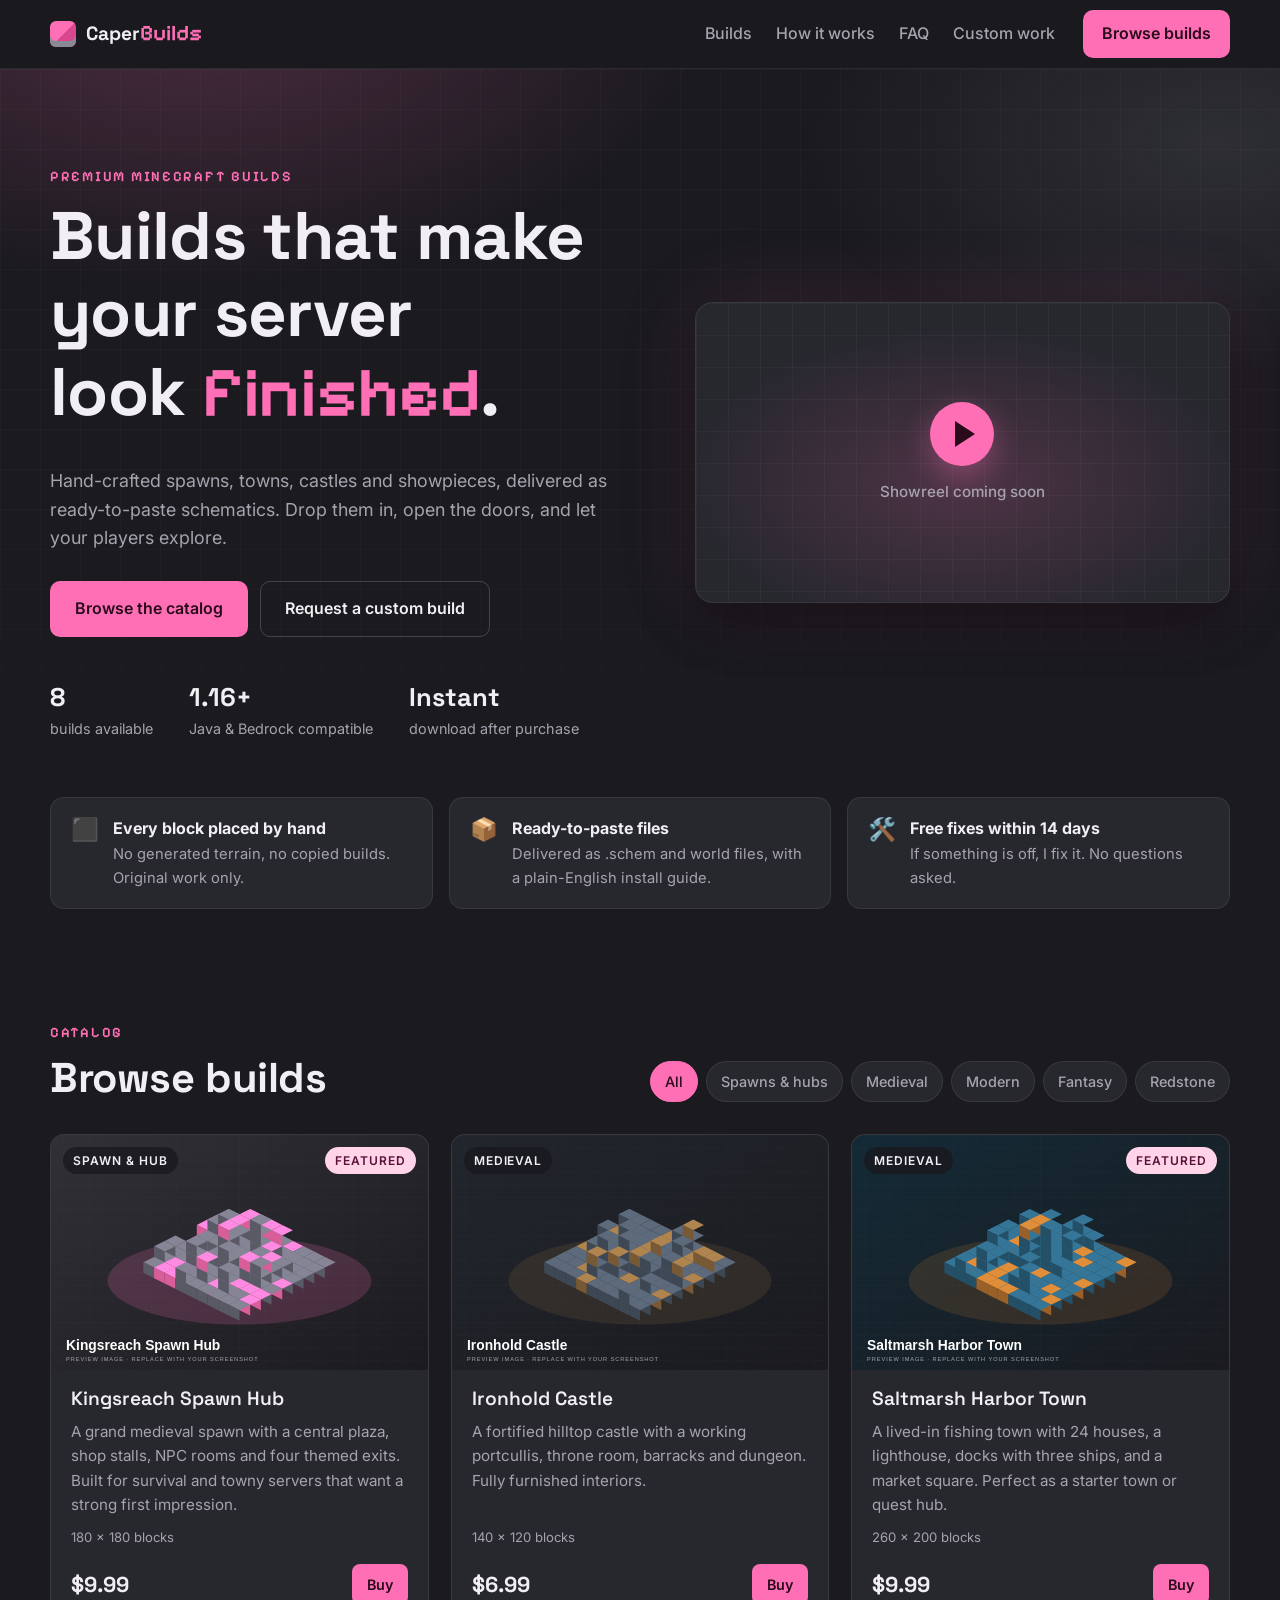
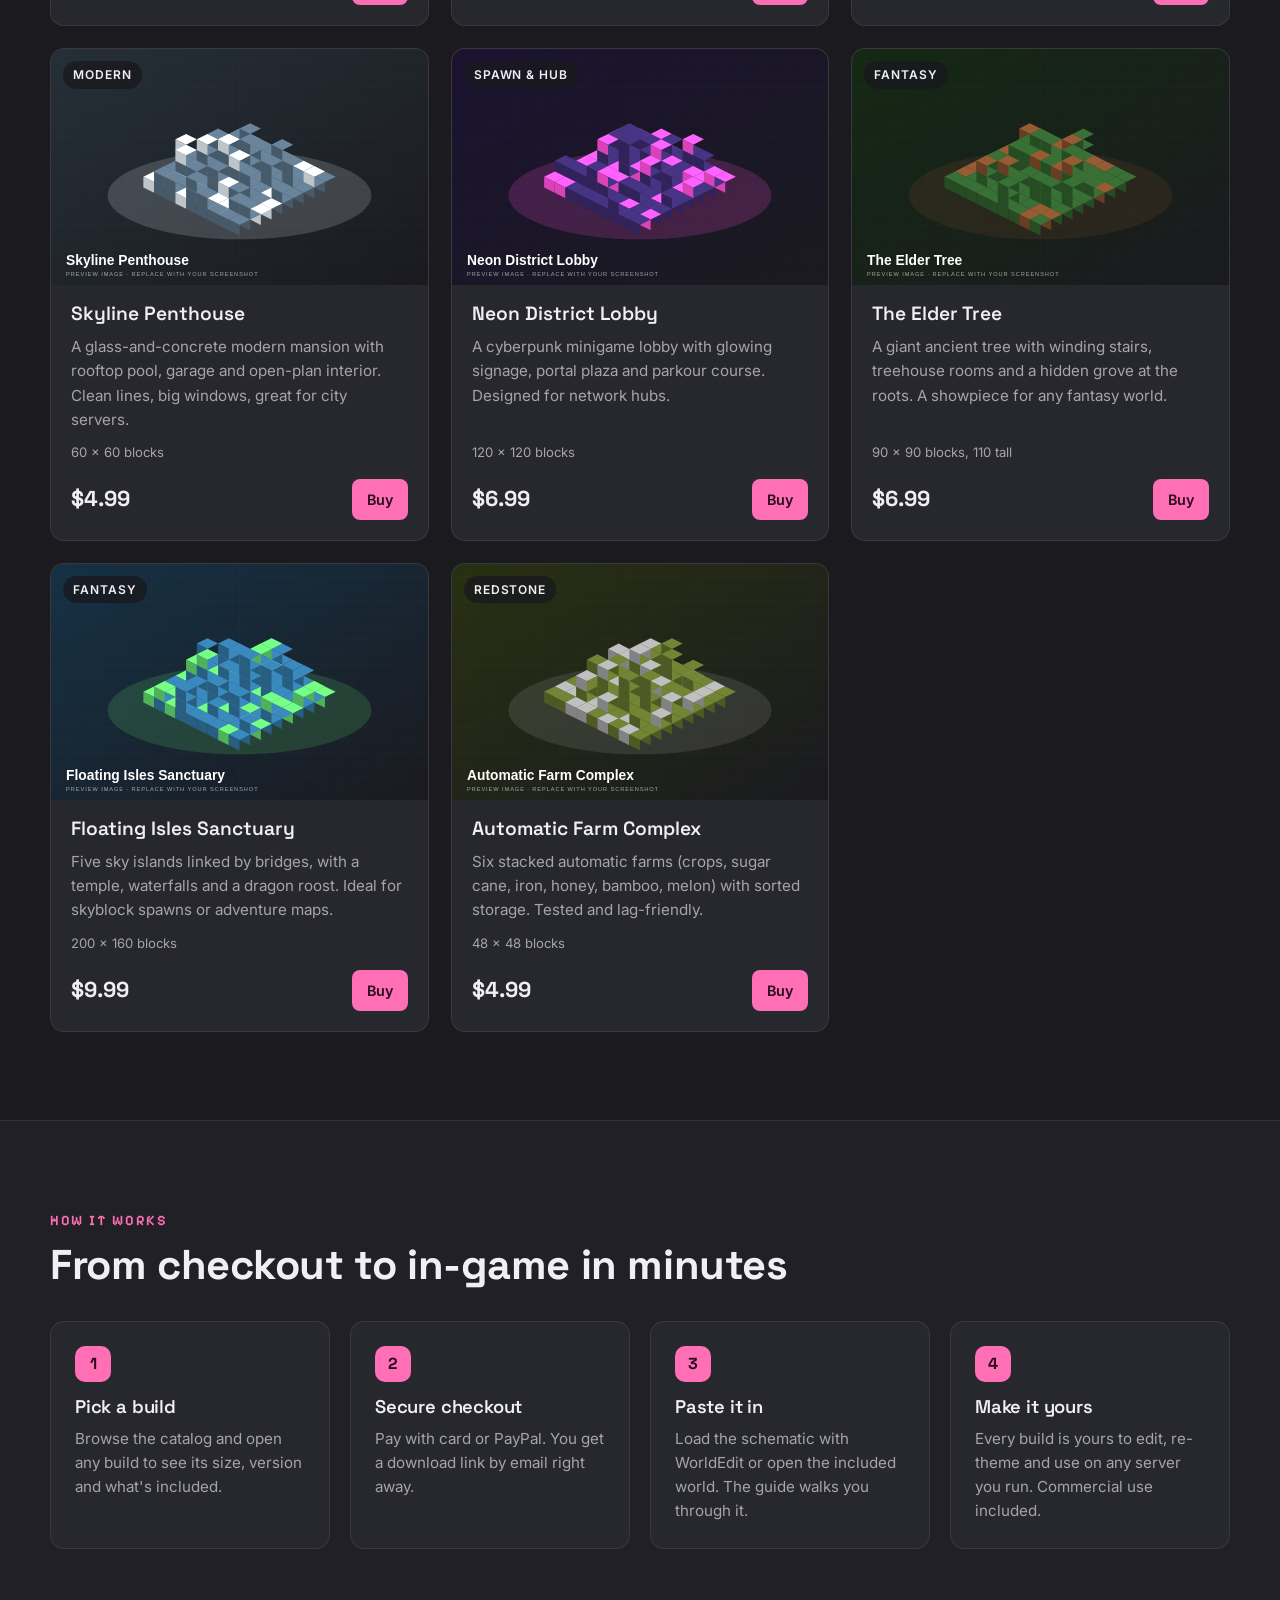
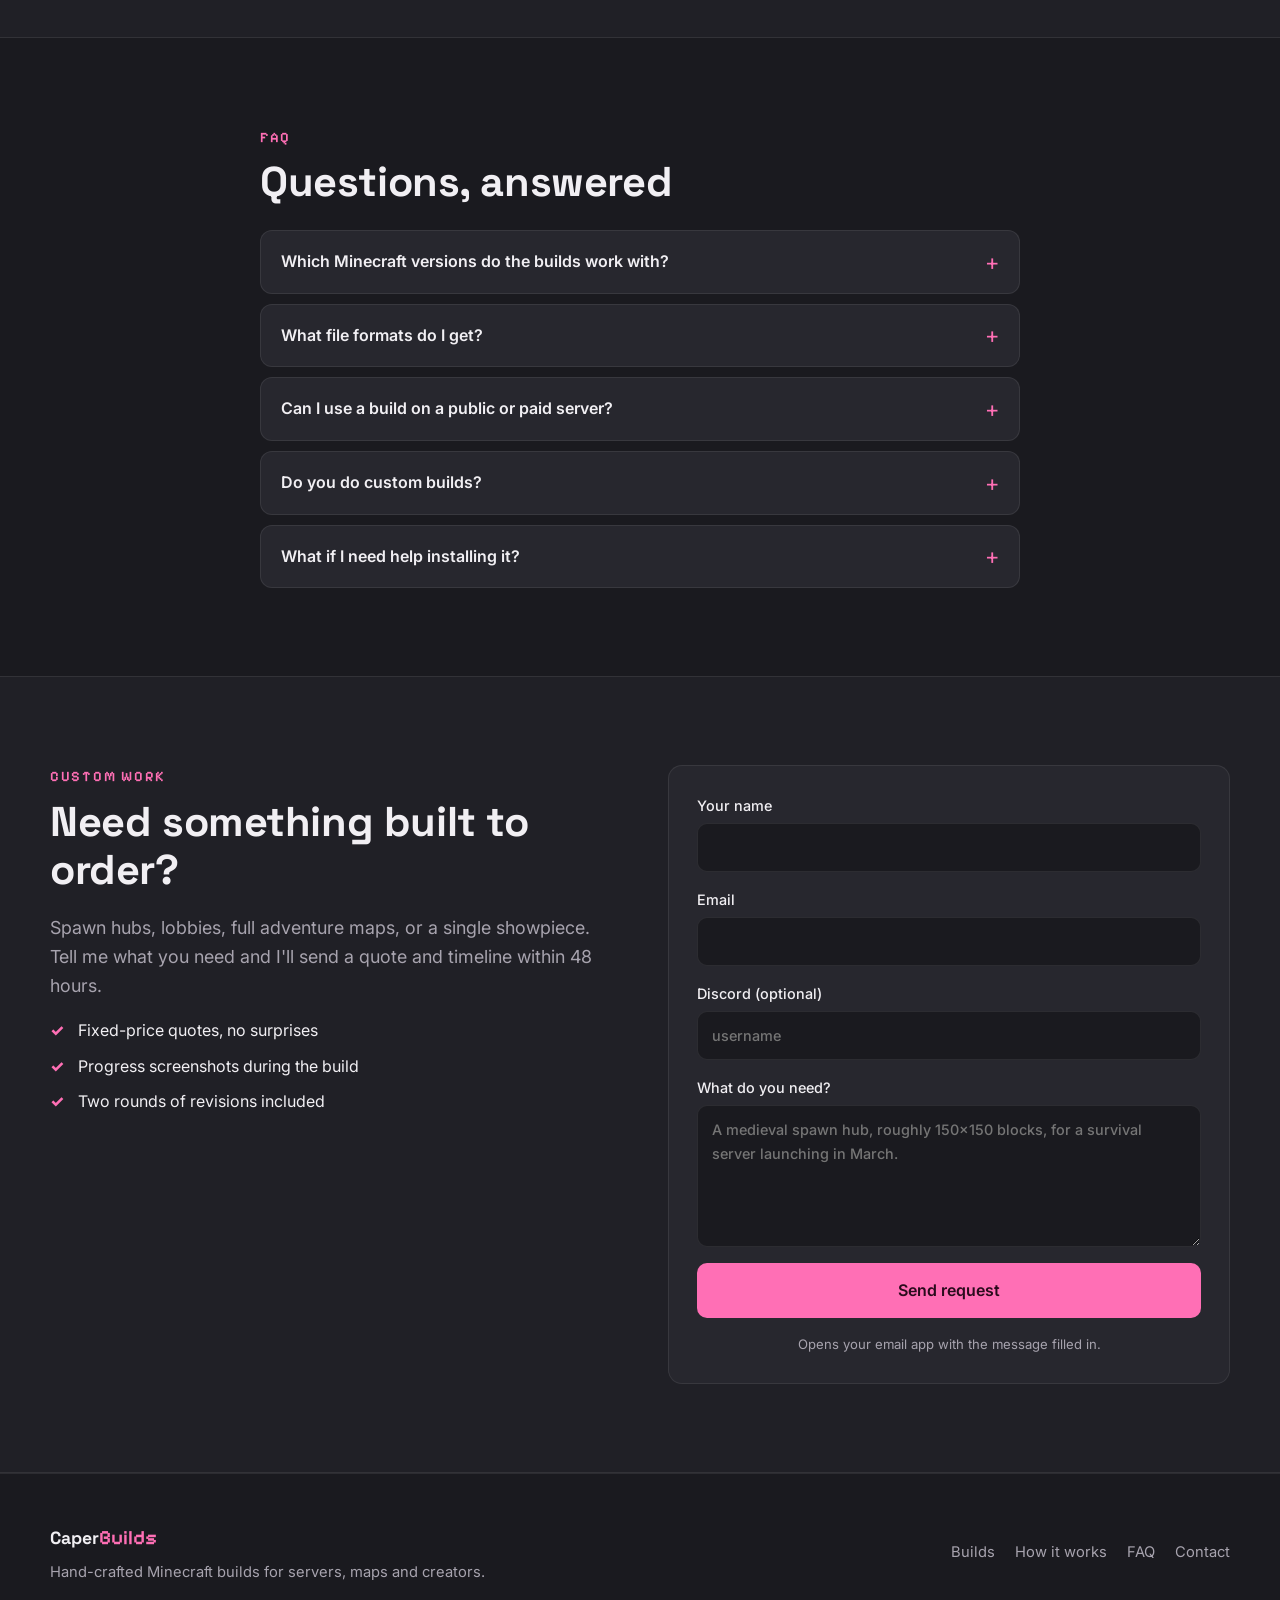
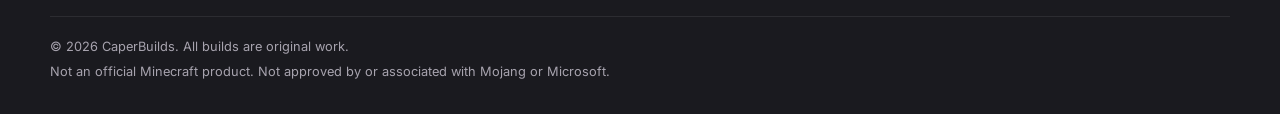
<file: index.html>
<!doctype html>
<html lang="en">
<head>
  <meta charset="utf-8" />
  <meta name="viewport" content="width=device-width, initial-scale=1" />
  <title>CaperBuilds — Premium Minecraft Builds</title>
  <meta name="description" content="Hand-crafted Minecraft builds for servers, maps and creators. Medieval, modern, fantasy and spawn hubs, delivered as ready-to-paste schematics." />
  <meta property="og:title" content="CaperBuilds — Premium Minecraft Builds" />
  <meta property="og:description" content="Hand-crafted Minecraft builds for servers, maps and creators." />
  <meta property="og:type" content="website" />
  <link rel="icon" href="images/favicon.svg" type="image/svg+xml" />
  <link rel="preconnect" href="https://fonts.googleapis.com" />
  <link rel="preconnect" href="https://fonts.gstatic.com" crossorigin />
  <link href="https://fonts.googleapis.com/css2?family=Inter:wght@400;500;600;700;800&family=Space+Grotesk:wght@600;700&display=swap" rel="stylesheet" />
  <link rel="stylesheet" href="css/style.css" />
</head>
<body>
  <a class="skip-link" href="#catalog">Skip to catalog</a>

  <header class="site-header" id="top">
    <div class="container nav-row">
      <a class="brand" href="#top" aria-label="CaperBuilds home">
        <span class="brand-mark" aria-hidden="true"></span>
        <span class="brand-name">Caper<span class="brand-accent">Builds</span></span>
      </a>
      <nav class="nav" aria-label="Main">
        <a href="#catalog">Builds</a>
        <a href="#process">How it works</a>
        <a href="#faq">FAQ</a>
        <a href="#contact">Custom work</a>
      </nav>
      <a class="btn btn-primary nav-cta" href="#catalog">Browse builds</a>
      <button class="nav-toggle" aria-label="Open menu" aria-expanded="false" aria-controls="mobile-nav">
        <span></span><span></span><span></span>
      </button>
    </div>
    <div class="mobile-nav" id="mobile-nav" hidden>
      <a href="#catalog">Builds</a>
      <a href="#process">How it works</a>
      <a href="#faq">FAQ</a>
      <a href="#contact">Custom work</a>
    </div>
  </header>

  <main>
    <!-- Hero -->
    <section class="hero">
      <div class="hero-bg" aria-hidden="true"></div>
      <div class="container hero-grid">
      <div class="hero-inner">
        <p class="eyebrow">Premium Minecraft builds</p>
        <h1>Builds that make your server<br class="br-desktop" /> look <em>finished</em>.</h1>
        <p class="lead">
          Hand-crafted spawns, towns, castles and showpieces, delivered as ready-to-paste
          schematics. Drop them in, open the doors, and let your players explore.
        </p>
        <div class="hero-actions">
          <a class="btn btn-primary btn-lg" href="#catalog">Browse the catalog</a>
          <a class="btn btn-ghost btn-lg" href="#contact">Request a custom build</a>
        </div>
        <ul class="hero-stats" aria-label="Highlights">
          <li><strong data-stat="builds">—</strong><span>builds available</span></li>
          <li><strong>1.16+</strong><span>Java &amp; Bedrock compatible</span></li>
          <li><strong>Instant</strong><span>download after purchase</span></li>
        </ul>
      </div>
      <div class="hero-media">
        <div class="hero-video" id="hero-video">
          <div class="hero-video-placeholder">
            <span class="play-icon" aria-hidden="true"></span>
            <span>Showreel coming soon</span>
          </div>
        </div>
      </div>
      </div>
    </section>

    <!-- Trust strip -->
    <section class="trust container" aria-label="Why buy here">
      <div class="trust-item">
        <span class="trust-icon" aria-hidden="true">⬛</span>
        <div><strong>Every block placed by hand</strong><p>No generated terrain, no copied builds. Original work only.</p></div>
      </div>
      <div class="trust-item">
        <span class="trust-icon" aria-hidden="true">📦</span>
        <div><strong>Ready-to-paste files</strong><p>Delivered as .schem and world files, with a plain-English install guide.</p></div>
      </div>
      <div class="trust-item">
        <span class="trust-icon" aria-hidden="true">🛠️</span>
        <div><strong>Free fixes within 14 days</strong><p>If something is off, I fix it. No questions asked.</p></div>
      </div>
    </section>

    <!-- Catalog -->
    <section class="section" id="catalog">
      <div class="container">
        <div class="section-head">
          <div>
            <p class="eyebrow">Catalog</p>
            <h2>Browse builds</h2>
          </div>
          <div class="filters" role="group" aria-label="Filter by category">
            <button class="chip is-active" data-filter="all">All</button>
            <button class="chip" data-filter="spawn">Spawns &amp; hubs</button>
            <button class="chip" data-filter="medieval">Medieval</button>
            <button class="chip" data-filter="modern">Modern</button>
            <button class="chip" data-filter="fantasy">Fantasy</button>
            <button class="chip" data-filter="redstone">Redstone</button>
          </div>
        </div>
        <div class="grid" id="build-grid" aria-live="polite"></div>
        <p class="empty" id="empty-state" hidden>No builds in this category yet. Check back soon.</p>
      </div>
    </section>

    <!-- Process -->
    <section class="section section-alt" id="process">
      <div class="container">
        <p class="eyebrow">How it works</p>
        <h2>From checkout to in-game in minutes</h2>
        <ol class="steps">
          <li>
            <span class="step-num">1</span>
            <h3>Pick a build</h3>
            <p>Browse the catalog and open any build to see its size, version and what's included.</p>
          </li>
          <li>
            <span class="step-num">2</span>
            <h3>Secure checkout</h3>
            <p>Pay with card or PayPal. You get a download link by email right away.</p>
          </li>
          <li>
            <span class="step-num">3</span>
            <h3>Paste it in</h3>
            <p>Load the schematic with WorldEdit or open the included world. The guide walks you through it.</p>
          </li>
          <li>
            <span class="step-num">4</span>
            <h3>Make it yours</h3>
            <p>Every build is yours to edit, re-theme and use on any server you run. Commercial use included.</p>
          </li>
        </ol>
      </div>
    </section>

    <!-- FAQ -->
    <section class="section" id="faq">
      <div class="container narrow">
        <p class="eyebrow">FAQ</p>
        <h2>Questions, answered</h2>
        <div class="faq">
          <details>
            <summary>Which Minecraft versions do the builds work with?</summary>
            <p>All builds are made in Java Edition 1.20 and tested back to 1.16. Bedrock world files are included for builds marked "Bedrock ready".</p>
          </details>
          <details>
            <summary>What file formats do I get?</summary>
            <p>A <code>.schem</code> file for WorldEdit or FAWE, plus a full world save so you can open the build in single-player and look around before placing it.</p>
          </details>
          <details>
            <summary>Can I use a build on a public or paid server?</summary>
            <p>Yes. Every purchase includes a commercial licence. The only thing you can't do is resell or redistribute the files themselves.</p>
          </details>
          <details>
            <summary>Do you do custom builds?</summary>
            <p>Yes. Send a short description, a rough size, and your deadline using the form below. You'll get a quote within 48 hours.</p>
          </details>
          <details>
            <summary>What if I need help installing it?</summary>
            <p>Every download comes with a step-by-step install guide. If you still get stuck, reply to your order email and I'll help you personally.</p>
          </details>
        </div>
      </div>
    </section>

    <!-- Contact / custom -->
    <section class="section section-alt" id="contact">
      <div class="container contact-grid">
        <div>
          <p class="eyebrow">Custom work</p>
          <h2>Need something built to order?</h2>
          <p class="lead">
            Spawn hubs, lobbies, full adventure maps, or a single showpiece. Tell me what you need
            and I'll send a quote and timeline within 48 hours.
          </p>
          <ul class="checklist">
            <li>Fixed-price quotes, no surprises</li>
            <li>Progress screenshots during the build</li>
            <li>Two rounds of revisions included</li>
          </ul>
        </div>
        <form class="contact-form" id="contact-form" novalidate>
          <label>
            <span>Your name</span>
            <input type="text" name="name" required autocomplete="name" />
          </label>
          <label>
            <span>Email</span>
            <input type="email" name="email" required autocomplete="email" />
          </label>
          <label>
            <span>Discord (optional)</span>
            <input type="text" name="discord" placeholder="username" />
          </label>
          <label>
            <span>What do you need?</span>
            <textarea name="message" rows="5" required placeholder="A medieval spawn hub, roughly 150×150 blocks, for a survival server launching in March."></textarea>
          </label>
          <button class="btn btn-primary btn-lg" type="submit">Send request</button>
          <p class="form-note">Opens your email app with the message filled in.</p>
        </form>
      </div>
    </section>
  </main>

  <footer class="site-footer">
    <div class="container footer-row">
      <div>
        <span class="brand-name">Caper<span class="brand-accent">Builds</span></span>
        <p class="footer-small">Hand-crafted Minecraft builds for servers, maps and creators.</p>
      </div>
      <nav class="footer-links" aria-label="Footer">
        <a href="#catalog">Builds</a>
        <a href="#process">How it works</a>
        <a href="#faq">FAQ</a>
        <a href="#contact">Contact</a>
      </nav>
    </div>
    <div class="container footer-legal">
      <p>© <span id="year"></span> CaperBuilds. All builds are original work.</p>
      <p>Not an official Minecraft product. Not approved by or associated with Mojang or Microsoft.</p>
    </div>
  </footer>

  <!-- Build detail modal -->
  <div class="modal" id="modal" hidden>
    <div class="modal-backdrop" data-close></div>
    <div class="modal-card" role="dialog" aria-modal="true" aria-labelledby="modal-title">
      <button class="modal-close" data-close aria-label="Close">×</button>
      <div class="modal-media"><img id="modal-img" alt="" /></div>
      <div class="modal-body">
        <p class="eyebrow" id="modal-category"></p>
        <h2 id="modal-title"></h2>
        <p id="modal-desc"></p>
        <dl class="specs">
          <div><dt>Size</dt><dd id="modal-size"></dd></div>
          <div><dt>Version</dt><dd id="modal-version"></dd></div>
          <div><dt>Includes</dt><dd id="modal-includes"></dd></div>
        </dl>
        <div class="modal-actions">
          <span class="price" id="modal-price"></span>
          <a class="btn btn-primary btn-lg" id="modal-buy" href="#" target="_blank" rel="noopener">Buy now</a>
        </div>
      </div>
    </div>
  </div>

  <script src="js/builds.js"></script>
  <script src="js/main.js"></script>
</body>
</html>
</file>
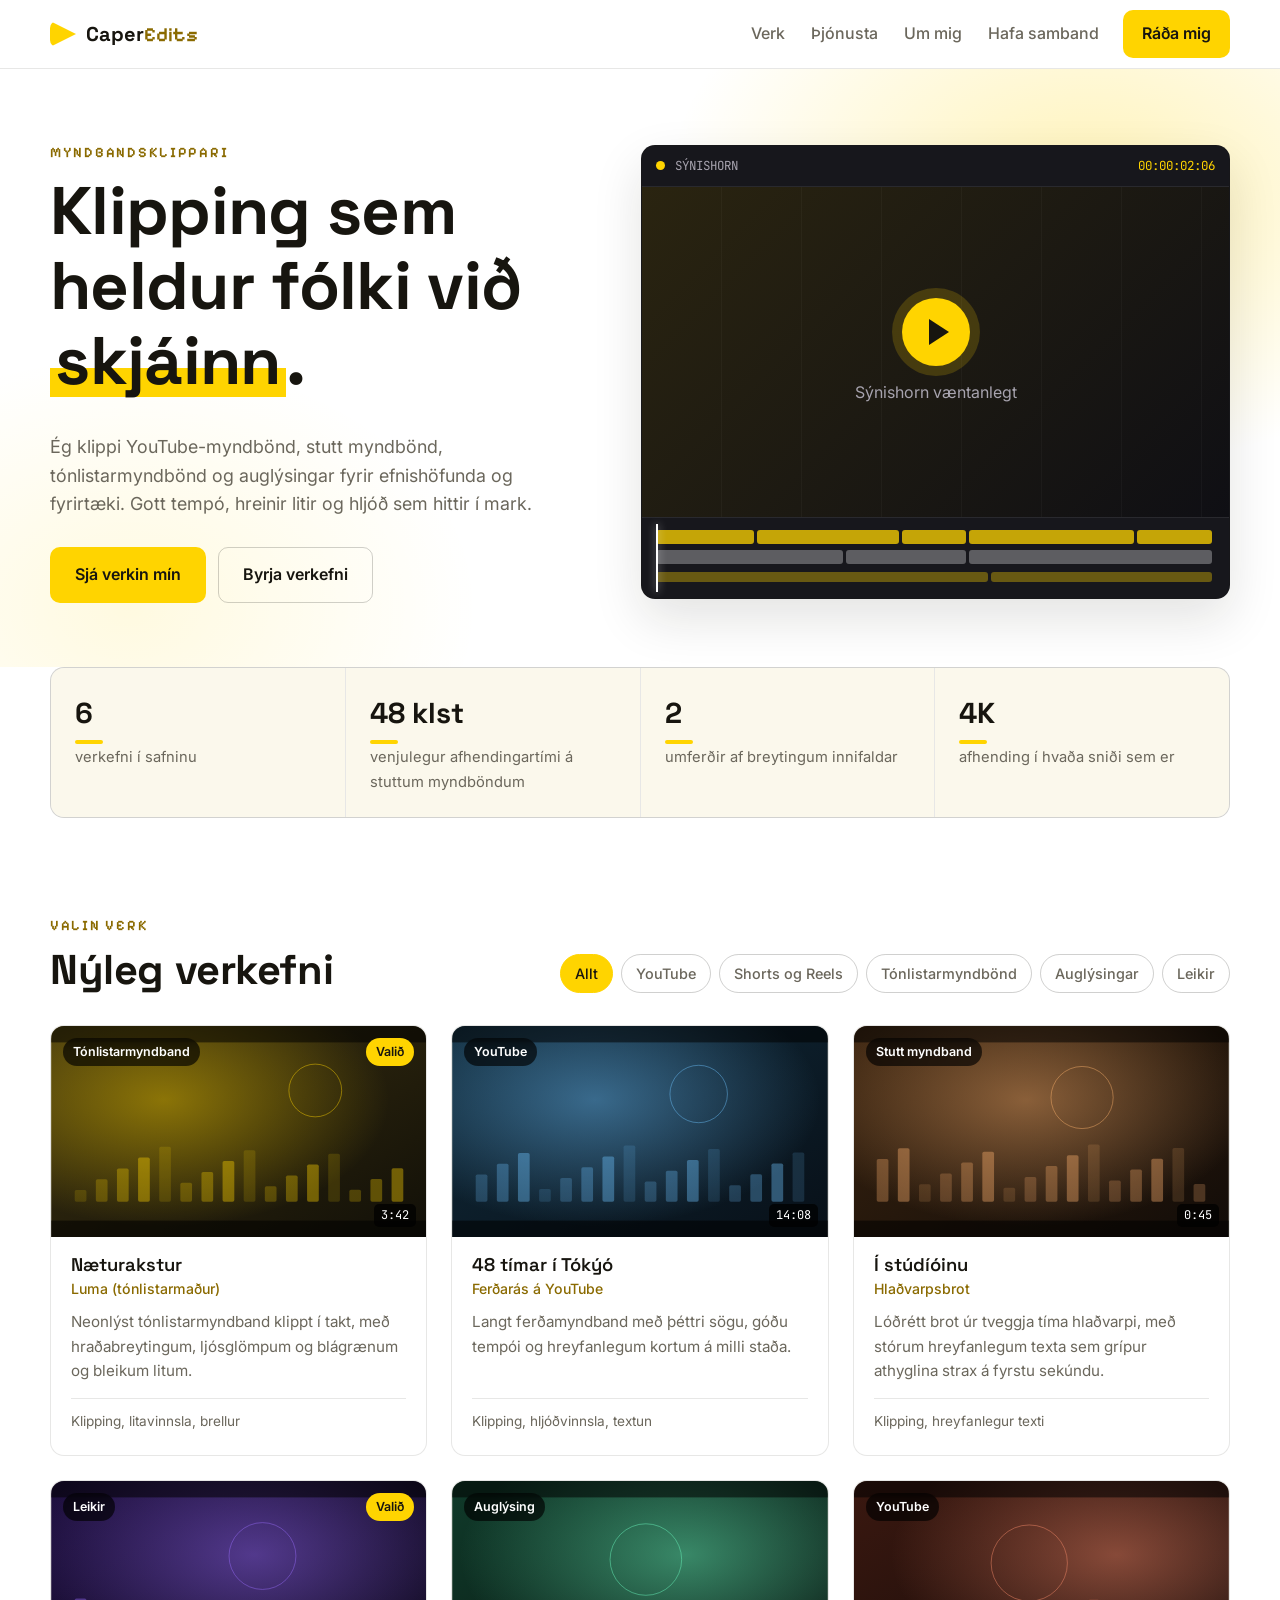
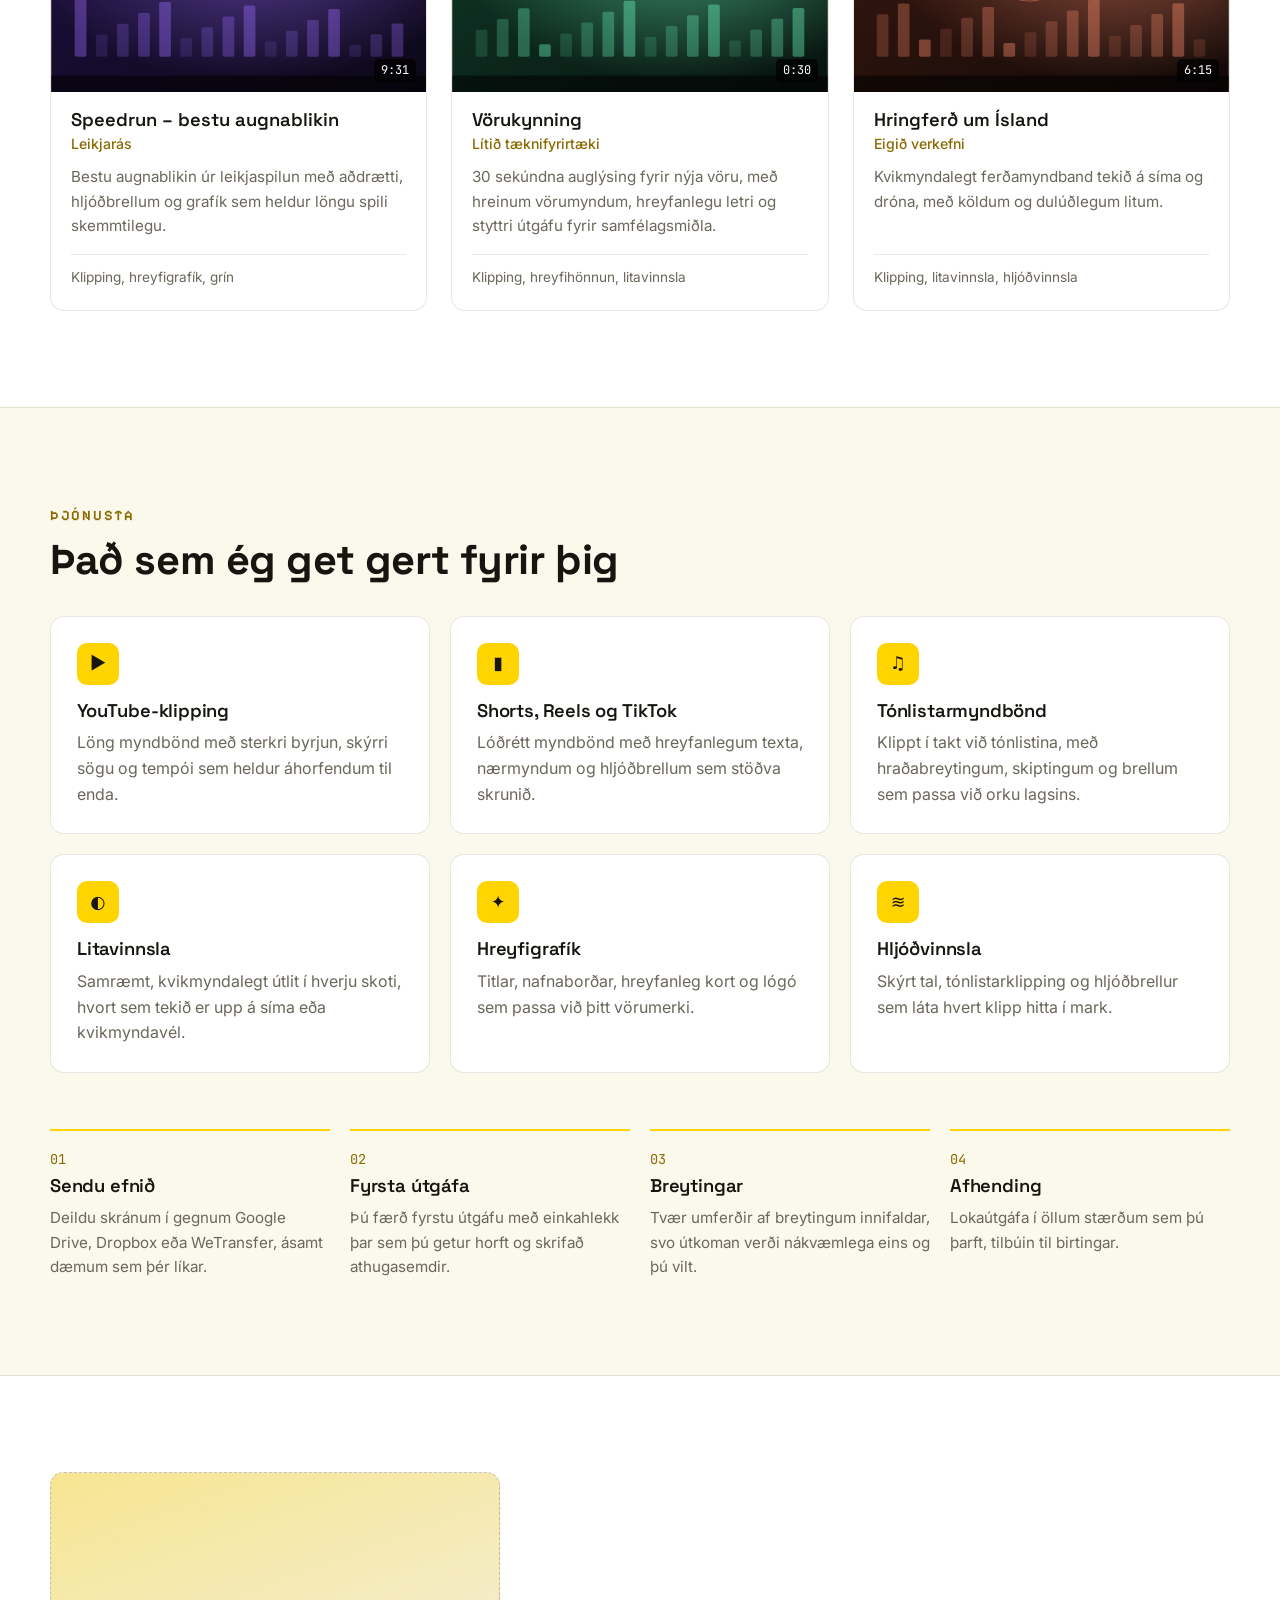
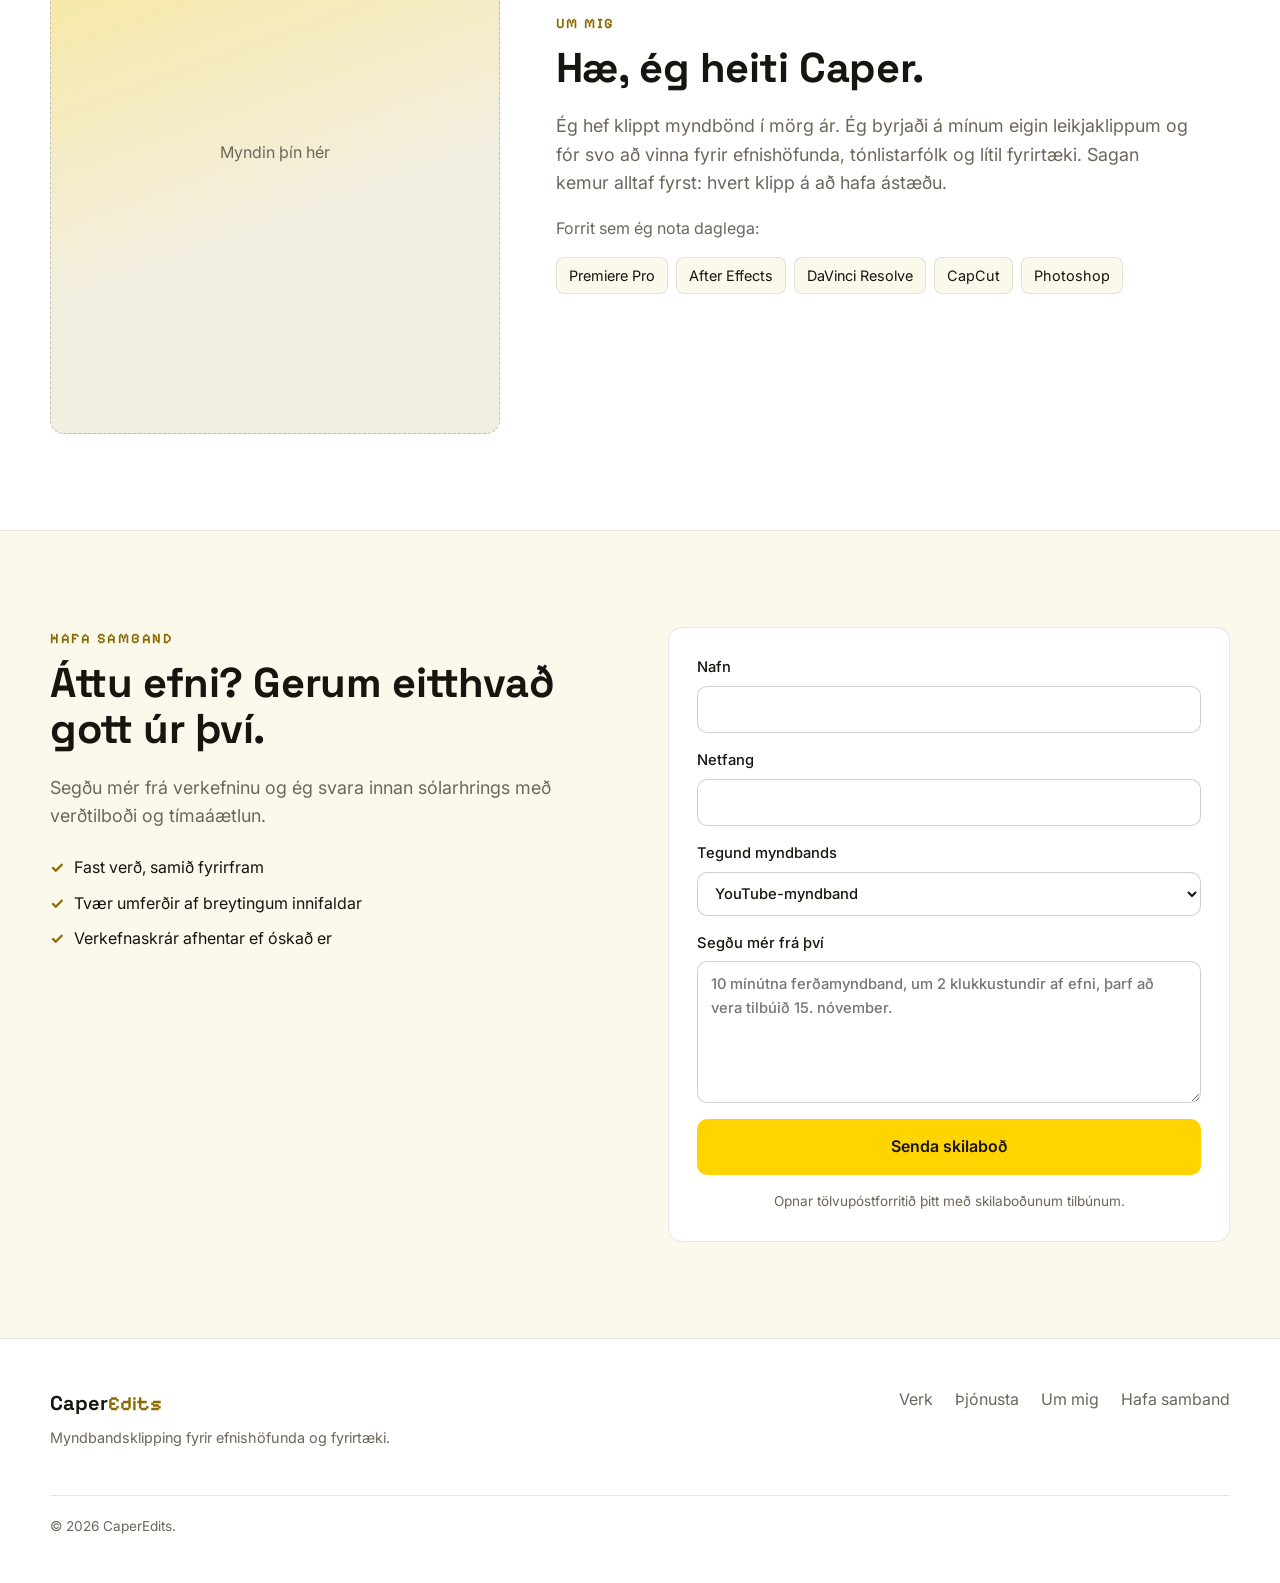
<file: portfolio/index.html>
<!doctype html>
<html lang="is">
<head>
  <meta charset="utf-8" />
  <meta name="viewport" content="width=device-width, initial-scale=1" />
  <title>CaperEdits — Myndbandsklipping</title>
  <meta name="description" content="Myndbandsklippari fyrir YouTube, stutt myndbönd, tónlistarmyndbönd og auglýsingar. Klipping, litavinnsla, hreyfigrafík og hljóðvinnsla." />
  <meta property="og:title" content="CaperEdits — Myndbandsklipping" />
  <meta property="og:description" content="Myndbandsklipping fyrir efnishöfunda og fyrirtæki." />
  <meta property="og:type" content="website" />
  <link rel="icon" href="images/favicon.svg" type="image/svg+xml" />
  <link rel="preconnect" href="https://fonts.googleapis.com" />
  <link rel="preconnect" href="https://fonts.gstatic.com" crossorigin />
  <link href="https://fonts.googleapis.com/css2?family=Inter:wght@400;500;600;700&family=Space+Grotesk:wght@600;700&family=JetBrains+Mono:wght@500&display=swap" rel="stylesheet" />
  <link rel="stylesheet" href="css/style.css" />
</head>
<body>
  <a class="skip-link" href="#work">Fara í verkin</a>

  <header class="site-header" id="top">
    <div class="container nav-row">
      <a class="brand" href="#top" aria-label="CaperEdits forsíða">
        <span class="brand-mark" aria-hidden="true"></span>
        <span class="brand-name">Caper<span class="brand-accent">Edits</span></span>
      </a>
      <nav class="nav" aria-label="Aðalvalmynd">
        <a href="#work">Verk</a>
        <a href="#services">Þjónusta</a>
        <a href="#about">Um mig</a>
        <a href="#contact">Hafa samband</a>
      </nav>
      <a class="btn btn-primary nav-cta" href="#contact">Ráða mig</a>
      <button class="nav-toggle" aria-label="Opna valmynd" aria-expanded="false" aria-controls="mobile-nav">
        <span></span><span></span><span></span>
      </button>
    </div>
    <div class="mobile-nav" id="mobile-nav" hidden>
      <a href="#work">Verk</a>
      <a href="#services">Þjónusta</a>
      <a href="#about">Um mig</a>
      <a href="#contact">Hafa samband</a>
    </div>
  </header>

  <main>
    <!-- Hero -->
    <section class="hero">
      <div class="hero-bg" aria-hidden="true"></div>
      <div class="container hero-grid">
        <div class="hero-inner">
          <p class="eyebrow">Myndbandsklippari</p>
          <h1>Klipping sem heldur fólki við <em>skjáinn</em>.</h1>
          <p class="lead">
            Ég klippi YouTube-myndbönd, stutt myndbönd, tónlistarmyndbönd og auglýsingar fyrir
            efnishöfunda og fyrirtæki. Gott tempó, hreinir litir og hljóð sem hittir í mark.
          </p>
          <div class="hero-actions">
            <a class="btn btn-primary btn-lg" href="#work">Sjá verkin mín</a>
            <a class="btn btn-ghost btn-lg" href="#contact">Byrja verkefni</a>
          </div>
        </div>
        <div class="hero-media">
          <div class="monitor">
            <div class="monitor-bar" aria-hidden="true">
              <span class="rec"></span><span>SÝNISHORN</span><span class="timecode" id="timecode">00:00:00:00</span>
            </div>
            <div class="reel" id="reel">
              <div class="reel-placeholder">
                <span class="play-icon" aria-hidden="true"></span>
                <span>Sýnishorn væntanlegt</span>
              </div>
            </div>
            <div class="timeline" aria-hidden="true">
              <div class="track"><i style="--w:18%"></i><i style="--w:26%"></i><i style="--w:12%"></i><i style="--w:30%"></i><i style="--w:14%"></i></div>
              <div class="track track-b"><i style="--w:34%"></i><i style="--w:22%"></i><i style="--w:44%"></i></div>
              <div class="track track-a"><i style="--w:60%"></i><i style="--w:40%"></i></div>
              <span class="playhead"></span>
            </div>
          </div>
        </div>
      </div>
    </section>

    <!-- Stats -->
    <section class="stats container" aria-label="Í hnotskurn">
      <div><strong data-stat="projects">—</strong><span>verkefni í safninu</span></div>
      <div><strong>48 klst</strong><span>venjulegur afhendingartími á stuttum myndböndum</span></div>
      <div><strong>2</strong><span>umferðir af breytingum innifaldar</span></div>
      <div><strong>4K</strong><span>afhending í hvaða sniði sem er</span></div>
    </section>

    <!-- Work -->
    <section class="section" id="work">
      <div class="container">
        <div class="section-head">
          <div>
            <p class="eyebrow">Valin verk</p>
            <h2>Nýleg verkefni</h2>
          </div>
          <div class="filters" role="group" aria-label="Sía eftir flokki">
            <button class="chip is-active" data-filter="all">Allt</button>
            <button class="chip" data-filter="youtube">YouTube</button>
            <button class="chip" data-filter="shorts">Shorts og Reels</button>
            <button class="chip" data-filter="music">Tónlistarmyndbönd</button>
            <button class="chip" data-filter="commercial">Auglýsingar</button>
            <button class="chip" data-filter="gaming">Leikir</button>
          </div>
        </div>
        <div class="grid" id="work-grid" aria-live="polite"></div>
        <p class="empty" id="empty-state" hidden>Ekkert í þessum flokki enn.</p>
      </div>
    </section>

    <!-- Services -->
    <section class="section section-alt" id="services">
      <div class="container">
        <p class="eyebrow">Þjónusta</p>
        <h2>Það sem ég get gert fyrir þig</h2>
        <div class="services">
          <article>
            <span class="svc-icon" aria-hidden="true">▶</span>
            <h3>YouTube-klipping</h3>
            <p>Löng myndbönd með sterkri byrjun, skýrri sögu og tempói sem heldur áhorfendum til enda.</p>
          </article>
          <article>
            <span class="svc-icon" aria-hidden="true">▮</span>
            <h3>Shorts, Reels og TikTok</h3>
            <p>Lóðrétt myndbönd með hreyfanlegum texta, nærmyndum og hljóðbrellum sem stöðva skrunið.</p>
          </article>
          <article>
            <span class="svc-icon" aria-hidden="true">♫</span>
            <h3>Tónlistarmyndbönd</h3>
            <p>Klippt í takt við tónlistina, með hraðabreytingum, skiptingum og brellum sem passa við orku lagsins.</p>
          </article>
          <article>
            <span class="svc-icon" aria-hidden="true">◐</span>
            <h3>Litavinnsla</h3>
            <p>Samræmt, kvikmyndalegt útlit í hverju skoti, hvort sem tekið er upp á síma eða kvikmyndavél.</p>
          </article>
          <article>
            <span class="svc-icon" aria-hidden="true">✦</span>
            <h3>Hreyfigrafík</h3>
            <p>Titlar, nafnaborðar, hreyfanleg kort og lógó sem passa við þitt vörumerki.</p>
          </article>
          <article>
            <span class="svc-icon" aria-hidden="true">≋</span>
            <h3>Hljóðvinnsla</h3>
            <p>Skýrt tal, tónlistarklipping og hljóðbrellur sem láta hvert klipp hitta í mark.</p>
          </article>
        </div>

        <ol class="steps">
          <li><span class="step-num">01</span><h3>Sendu efnið</h3><p>Deildu skránum í gegnum Google Drive, Dropbox eða WeTransfer, ásamt dæmum sem þér líkar.</p></li>
          <li><span class="step-num">02</span><h3>Fyrsta útgáfa</h3><p>Þú færð fyrstu útgáfu með einkahlekk þar sem þú getur horft og skrifað athugasemdir.</p></li>
          <li><span class="step-num">03</span><h3>Breytingar</h3><p>Tvær umferðir af breytingum innifaldar, svo útkoman verði nákvæmlega eins og þú vilt.</p></li>
          <li><span class="step-num">04</span><h3>Afhending</h3><p>Lokaútgáfa í öllum stærðum sem þú þarft, tilbúin til birtingar.</p></li>
        </ol>
      </div>
    </section>

    <!-- About -->
    <section class="section" id="about">
      <div class="container about-grid">
        <div class="about-photo" aria-hidden="true">
          <span>Myndin þín hér</span>
        </div>
        <div>
          <p class="eyebrow">Um mig</p>
          <h2>Hæ, ég heiti Caper.</h2>
          <p class="lead">
            Ég hef klippt myndbönd í mörg ár. Ég byrjaði á mínum eigin leikjaklippum og fór svo að
            vinna fyrir efnishöfunda, tónlistarfólk og lítil fyrirtæki. Sagan kemur alltaf fyrst:
            hvert klipp á að hafa ástæðu.
          </p>
          <p class="muted">Forrit sem ég nota daglega:</p>
          <ul class="tools">
            <li>Premiere Pro</li>
            <li>After Effects</li>
            <li>DaVinci Resolve</li>
            <li>CapCut</li>
            <li>Photoshop</li>
          </ul>
        </div>
      </div>
    </section>

    <!-- Contact -->
    <section class="section section-alt" id="contact">
      <div class="container contact-grid">
        <div>
          <p class="eyebrow">Hafa samband</p>
          <h2>Áttu efni? Gerum eitthvað gott úr því.</h2>
          <p class="lead">
            Segðu mér frá verkefninu og ég svara innan sólarhrings með verðtilboði og tímaáætlun.
          </p>
          <ul class="checklist">
            <li>Fast verð, samið fyrirfram</li>
            <li>Tvær umferðir af breytingum innifaldar</li>
            <li>Verkefnaskrár afhentar ef óskað er</li>
          </ul>
        </div>
        <form class="contact-form" id="contact-form" novalidate>
          <label>
            <span>Nafn</span>
            <input type="text" name="name" required autocomplete="name" />
          </label>
          <label>
            <span>Netfang</span>
            <input type="email" name="email" required autocomplete="email" />
          </label>
          <label>
            <span>Tegund myndbands</span>
            <select name="type">
              <option>YouTube-myndband</option>
              <option>Shorts / Reels / TikTok</option>
              <option>Tónlistarmyndband</option>
              <option>Auglýsing</option>
              <option>Eitthvað annað</option>
            </select>
          </label>
          <label>
            <span>Segðu mér frá því</span>
            <textarea name="message" rows="5" required placeholder="10 mínútna ferðamyndband, um 2 klukkustundir af efni, þarf að vera tilbúið 15. nóvember."></textarea>
          </label>
          <button class="btn btn-primary btn-lg" type="submit">Senda skilaboð</button>
          <p class="form-note">Opnar tölvupóstforritið þitt með skilaboðunum tilbúnum.</p>
        </form>
      </div>
    </section>
  </main>

  <footer class="site-footer">
    <div class="container footer-row">
      <div>
        <span class="brand-name">Caper<span class="brand-accent">Edits</span></span>
        <p class="footer-small">Myndbandsklipping fyrir efnishöfunda og fyrirtæki.</p>
      </div>
      <nav class="footer-links" aria-label="Fótur">
        <a href="#work">Verk</a>
        <a href="#services">Þjónusta</a>
        <a href="#about">Um mig</a>
        <a href="#contact">Hafa samband</a>
      </nav>
    </div>
    <div class="container footer-legal">
      <p>© <span id="year"></span> CaperEdits.</p>
    </div>
  </footer>

  <!-- Myndbandsspilari -->
  <div class="modal" id="modal" hidden>
    <div class="modal-backdrop" data-close></div>
    <div class="modal-card" role="dialog" aria-modal="true" aria-labelledby="modal-title">
      <button class="modal-close" data-close aria-label="Loka">×</button>
      <div class="modal-player" id="modal-player"></div>
      <div class="modal-body">
        <div>
          <p class="eyebrow" id="modal-category"></p>
          <h2 id="modal-title"></h2>
          <p id="modal-desc"></p>
        </div>
        <dl class="specs">
          <div><dt>Viðskiptavinur</dt><dd id="modal-client"></dd></div>
          <div><dt>Mitt hlutverk</dt><dd id="modal-role"></dd></div>
          <div><dt>Lengd</dt><dd id="modal-duration"></dd></div>
        </dl>
      </div>
    </div>
  </div>

  <script src="js/projects.js"></script>
  <script src="js/main.js"></script>
</body>
</html>
</file>
<file: css/style.css>
/* ============================================================
   CaperBuilds — stylesheet
   Colors and sizes live in :root so they are easy to change.
   ============================================================ */

/* Minecraft-style pixel font (Pixelify Sans, free under the SIL Open Font License) */
@font-face {
  font-family: "Pixelify Sans";
  src: url("../fonts/PixelifySans-SemiBold.ttf") format("truetype");
  font-weight: 600;
  font-style: normal;
  font-display: swap;
}

:root {
  --bg: #1a1a1f;
  --bg-alt: #202026;
  --surface: #27272e;
  --surface-2: #32323a;
  --border: rgba(255, 255, 255, 0.08);
  --text: #f1eff3;
  --muted: #a7a3ae;
  --accent: #ff6fb5;        /* pink */
  --accent-dark: #d9488f;
  --gold: #ffd3e8;        /* soft pink, used for the Featured tag */
  --danger: #ff6b6b;
  --radius: 14px;
  --shadow: 0 20px 50px rgba(0, 0, 0, 0.45);
  --font: "Inter", system-ui, -apple-system, "Segoe UI", sans-serif;
  --font-display: "Space Grotesk", var(--font);
  --font-pixel: "Pixelify Sans", "Press Start 2P", monospace;   /* Minecraft-style font for pink text */
  --container: 1180px;
}

*, *::before, *::after { box-sizing: border-box; }

html { scroll-behavior: smooth; }

body {
  margin: 0;
  font-family: var(--font);
  background: var(--bg);
  color: var(--text);
  line-height: 1.6;
  -webkit-font-smoothing: antialiased;
}

img { max-width: 100%; display: block; }
a { color: inherit; text-decoration: none; }
button { font: inherit; cursor: pointer; }

h1, h2, h3 {
  font-family: var(--font-display);
  line-height: 1.15;
  margin: 0 0 0.5em;
  letter-spacing: -0.01em;
}
h1 { font-size: clamp(2.4rem, 6vw, 4.2rem); font-weight: 700; }
h2 { font-size: clamp(1.8rem, 4vw, 2.6rem); font-weight: 700; }
h3 { font-size: 1.15rem; font-weight: 600; }

p { margin: 0 0 1em; }
code { background: var(--surface-2); padding: 0.1em 0.4em; border-radius: 6px; font-size: 0.9em; }

.container {
  width: min(var(--container), 100% - 32px);
  margin-inline: auto;
}
.container.narrow { max-width: 760px; }

.eyebrow {
  font-family: var(--font-pixel);
  text-transform: uppercase;
  letter-spacing: 0.12em;
  font-size: 0.9rem;
  font-weight: 600;
  color: var(--accent);
  margin-bottom: 0.6rem;
}

.lead { font-size: 1.12rem; color: var(--muted); max-width: 58ch; }

.skip-link {
  position: absolute; left: -999px; top: 8px;
  background: var(--accent); color: #000; padding: 8px 12px; border-radius: 8px;
}
.skip-link:focus { left: 8px; z-index: 100; }

/* ---------- Buttons ---------- */
.btn {
  display: inline-flex; align-items: center; justify-content: center; gap: 8px;
  padding: 10px 18px;
  border-radius: 10px;
  font-weight: 600;
  border: 1px solid transparent;
  transition: transform 0.15s ease, background 0.15s ease, border-color 0.15s ease;
  white-space: nowrap;
}
.btn:hover { transform: translateY(-1px); }
.btn:active { transform: translateY(0); }
.btn-lg { padding: 14px 24px; font-size: 1rem; }
.btn-primary { background: var(--accent); color: #2a0b1c; }
.btn-primary:hover { background: #ff8bc5; }
.btn-ghost { background: transparent; border-color: rgba(255,255,255,0.18); color: var(--text); }
.btn-ghost:hover { border-color: rgba(255,255,255,0.4); background: rgba(255,255,255,0.04); }
.btn-sm { padding: 8px 14px; font-size: 0.9rem; border-radius: 8px; }

/* ---------- Header ---------- */
.site-header {
  position: sticky; top: 0; z-index: 50;
  background: rgba(26, 26, 31, 0.8);
  backdrop-filter: blur(14px);
  -webkit-backdrop-filter: blur(14px);
  border-bottom: 1px solid var(--border);
}
.nav-row { display: flex; align-items: center; gap: 28px; height: 68px; }
.brand { display: flex; align-items: center; gap: 10px; font-family: var(--font-display); font-weight: 700; font-size: 1.2rem; }
.brand-mark {
  width: 26px; height: 26px; border-radius: 6px;
  background:
    linear-gradient(135deg, var(--accent) 0 50%, var(--accent-dark) 50% 100%);
  box-shadow: inset 0 -6px 0 #8a8a96;
}
.brand-accent { color: var(--accent); font-family: var(--font-pixel); font-weight: 600; font-size: 1.15em; }
.nav { display: flex; gap: 24px; margin-left: auto; font-weight: 500; color: var(--muted); }
.nav a:hover { color: var(--text); }
.nav-toggle {
  display: none; background: none; border: 0; padding: 8px; margin-left: auto;
  flex-direction: column; gap: 5px;
}
.nav-toggle span { display: block; width: 22px; height: 2px; background: var(--text); border-radius: 2px; }
.mobile-nav { display: flex; flex-direction: column; border-top: 1px solid var(--border); }
.mobile-nav[hidden] { display: none; }
.mobile-nav a { padding: 14px 16px; border-bottom: 1px solid var(--border); font-weight: 500; }

/* ---------- Hero ---------- */
.hero { position: relative; overflow: hidden; padding: 96px 0 72px; }
.hero-bg {
  position: absolute; inset: 0; z-index: 0;
  background:
    radial-gradient(900px 500px at 15% -10%, rgba(255, 111, 181, 0.22), transparent 60%),
    radial-gradient(700px 400px at 95% 10%, rgba(170, 170, 185, 0.14), transparent 60%),
    linear-gradient(rgba(255,255,255,0.025) 1px, transparent 1px),
    linear-gradient(90deg, rgba(255,255,255,0.025) 1px, transparent 1px);
  background-size: auto, auto, 40px 40px, 40px 40px;
  mask-image: linear-gradient(to bottom, #000 60%, transparent);
  -webkit-mask-image: linear-gradient(to bottom, #000 60%, transparent);
}
.hero-grid {
  position: relative; z-index: 1;
  display: grid; grid-template-columns: 1.1fr 1fr; gap: 56px; align-items: center;
}
.hero-inner { max-width: 620px; }
.hero-media { position: relative; }
.hero-video {
  position: relative; aspect-ratio: 16 / 9; overflow: hidden;
  border-radius: 18px; border: 1px solid var(--border);
  background: var(--surface);
  box-shadow: var(--shadow), 0 0 80px rgba(255, 111, 181, 0.15);
}
.hero-video video, .hero-video iframe {
  position: absolute; inset: 0; width: 100%; height: 100%; border: 0; object-fit: cover; display: block;
}
.hero-video.has-video .hero-video-placeholder { display: none; }
.hero-video-placeholder {
  position: absolute; inset: 0; display: flex; flex-direction: column; align-items: center; justify-content: center; gap: 14px;
  color: var(--muted); font-weight: 500; font-size: 0.95rem;
  background:
    linear-gradient(rgba(255,255,255,0.03) 1px, transparent 1px),
    linear-gradient(90deg, rgba(255,255,255,0.03) 1px, transparent 1px),
    radial-gradient(400px 220px at 50% 60%, rgba(255,111,181,0.18), transparent 70%);
  background-size: 32px 32px, 32px 32px, auto;
}
.play-icon {
  width: 64px; height: 64px; border-radius: 50%;
  background: var(--accent); position: relative;
  box-shadow: 0 10px 30px rgba(255,111,181,0.35);
}
.play-icon::after {
  content: ""; position: absolute; left: 25px; top: 19px;
  border-left: 20px solid #2a0b1c; border-top: 13px solid transparent; border-bottom: 13px solid transparent;
}
.hero h1 em { font-style: normal; color: var(--accent); font-family: var(--font-pixel); font-weight: 600; font-size: 1.05em; }
.hero-actions { display: flex; flex-wrap: wrap; gap: 12px; margin: 28px 0 40px; }
.hero-stats {
  list-style: none; padding: 0; margin: 0;
  display: flex; flex-wrap: wrap; gap: 36px;
}
.hero-stats li { display: flex; flex-direction: column; }
.hero-stats strong { font-family: var(--font-display); font-size: 1.6rem; }
.hero-stats span { color: var(--muted); font-size: 0.9rem; }

/* ---------- Trust strip ---------- */
.trust {
  display: grid; grid-template-columns: repeat(3, 1fr); gap: 16px;
  margin-top: -16px; margin-bottom: 24px;
}
.trust-item {
  display: flex; gap: 14px; align-items: flex-start;
  background: var(--surface); border: 1px solid var(--border);
  border-radius: var(--radius); padding: 18px 20px;
}
.trust-icon { font-size: 1.4rem; line-height: 1; margin-top: 2px; }
.trust-item strong { display: block; margin-bottom: 2px; }
.trust-item p { margin: 0; color: var(--muted); font-size: 0.92rem; }

/* ---------- Sections ---------- */
.section { padding: 88px 0; }
.section-alt { background: var(--bg-alt); border-block: 1px solid var(--border); }
.section-head {
  display: flex; flex-wrap: wrap; align-items: flex-end; justify-content: space-between;
  gap: 20px; margin-bottom: 32px;
}
.section-head h2 { margin-bottom: 0; }

.filters { display: flex; flex-wrap: wrap; gap: 8px; }
.chip {
  background: var(--surface); border: 1px solid var(--border); color: var(--muted);
  padding: 8px 14px; border-radius: 999px; font-weight: 500; font-size: 0.9rem;
  transition: all 0.15s ease;
}
.chip:hover { color: var(--text); border-color: rgba(255,255,255,0.25); }
.chip.is-active { background: var(--accent); color: #2a0b1c; border-color: var(--accent); }

/* ---------- Catalog grid ---------- */
.grid {
  display: grid;
  grid-template-columns: repeat(auto-fill, minmax(300px, 1fr));
  gap: 22px;
}
.card {
  background: var(--surface); border: 1px solid var(--border);
  border-radius: var(--radius); overflow: hidden;
  display: flex; flex-direction: column;
  transition: transform 0.2s ease, border-color 0.2s ease, box-shadow 0.2s ease;
}
.card:hover { transform: translateY(-4px); border-color: rgba(255,111,181,0.5); box-shadow: var(--shadow); }
.card-media { position: relative; aspect-ratio: 16 / 10; background: var(--surface-2); cursor: pointer; }
.card-media img { width: 100%; height: 100%; object-fit: cover; }
.badge {
  position: absolute; top: 12px; left: 12px;
  background: rgba(26,26,31,0.8); backdrop-filter: blur(6px);
  padding: 4px 10px; border-radius: 999px; font-size: 0.75rem; font-weight: 600;
  text-transform: uppercase; letter-spacing: 0.08em;
}
.badge.is-featured { background: var(--gold); color: #5a1238; left: auto; right: 12px; }
.card-body { padding: 18px 20px 20px; display: flex; flex-direction: column; gap: 10px; flex: 1; }
.card-body h3 { margin: 0; font-size: 1.2rem; }
.card-body h3 button {
  background: none; border: 0; color: inherit; font: inherit; padding: 0; text-align: left;
}
.card-body h3 button:hover { color: var(--accent); }
.card-desc { color: var(--muted); font-size: 0.95rem; margin: 0; flex: 1; }
.card-meta { display: flex; gap: 14px; color: var(--muted); font-size: 0.82rem; }
.card-foot { display: flex; align-items: center; justify-content: space-between; margin-top: 6px; }
.price { font-family: var(--font-display); font-weight: 700; font-size: 1.35rem; }
.price small { color: var(--muted); font-weight: 500; font-size: 0.8rem; margin-left: 4px; }
.empty { text-align: center; color: var(--muted); padding: 40px 0; }

/* ---------- Steps ---------- */
.steps {
  list-style: none; padding: 0; margin: 32px 0 0;
  display: grid; grid-template-columns: repeat(4, 1fr); gap: 20px;
  counter-reset: step;
}
.steps li {
  background: var(--surface); border: 1px solid var(--border); border-radius: var(--radius);
  padding: 24px;
}
.step-num {
  display: inline-grid; place-items: center;
  width: 36px; height: 36px; border-radius: 10px;
  background: var(--accent); color: #2a0b1c; font-weight: 800; margin-bottom: 14px;
  font-family: var(--font-display);
}
.steps p { margin: 0; color: var(--muted); font-size: 0.95rem; }

/* ---------- FAQ ---------- */
.faq { margin-top: 24px; display: flex; flex-direction: column; gap: 10px; }
.faq details {
  background: var(--surface); border: 1px solid var(--border); border-radius: 12px;
  padding: 0 20px;
}
.faq summary {
  cursor: pointer; font-weight: 600; padding: 18px 0; list-style: none;
  display: flex; justify-content: space-between; align-items: center; gap: 16px;
}
.faq summary::-webkit-details-marker { display: none; }
.faq summary::after {
  content: "+"; font-size: 1.4rem; color: var(--accent); font-weight: 400; line-height: 1;
  transition: transform 0.2s ease;
}
.faq details[open] summary::after { transform: rotate(45deg); }
.faq details p { color: var(--muted); margin: 0 0 18px; }

/* ---------- Contact ---------- */
.contact-grid { display: grid; grid-template-columns: 1fr 1fr; gap: 56px; align-items: start; }
.checklist { list-style: none; padding: 0; margin: 16px 0 0; display: grid; gap: 10px; }
.checklist li { padding-left: 28px; position: relative; }
.checklist li::before {
  content: "✓"; position: absolute; left: 0; color: var(--accent); font-weight: 800;
}
.contact-form {
  background: var(--surface); border: 1px solid var(--border); border-radius: var(--radius);
  padding: 28px; display: grid; gap: 16px;
}
.contact-form label { display: grid; gap: 6px; font-size: 0.9rem; font-weight: 500; }
.contact-form input, .contact-form textarea {
  font: inherit; color: var(--text);
  background: var(--bg); border: 1px solid var(--border); border-radius: 10px;
  padding: 12px 14px; width: 100%; resize: vertical;
}
.contact-form input:focus, .contact-form textarea:focus {
  outline: none; border-color: var(--accent); box-shadow: 0 0 0 3px rgba(255,111,181,0.25);
}
.contact-form input.is-invalid, .contact-form textarea.is-invalid { border-color: var(--danger); }
.form-note { margin: 0; color: var(--muted); font-size: 0.82rem; text-align: center; }

/* ---------- Footer ---------- */
.site-footer { border-top: 1px solid var(--border); padding: 48px 0 28px; color: var(--muted); font-size: 0.92rem; }
.footer-row { display: flex; flex-wrap: wrap; justify-content: space-between; gap: 24px; }
.footer-row .brand-name { color: var(--text); font-family: var(--font-display); font-weight: 700; font-size: 1.1rem; }
.footer-small { margin: 6px 0 0; }
.footer-links { display: flex; gap: 20px; align-items: center; }
.footer-links a:hover { color: var(--text); }
.footer-legal { margin-top: 32px; padding-top: 20px; border-top: 1px solid var(--border); font-size: 0.8rem; }
.footer-legal p { margin: 0 0 4px; }

/* ---------- Modal ---------- */
.modal { position: fixed; inset: 0; z-index: 100; display: grid; place-items: center; padding: 16px; }
.modal[hidden] { display: none; }
.modal-backdrop { position: absolute; inset: 0; background: rgba(0,0,0,0.7); backdrop-filter: blur(4px); }
.modal-card {
  position: relative; z-index: 1;
  width: min(960px, 100%); max-height: calc(100vh - 32px); overflow: auto;
  background: var(--surface); border: 1px solid var(--border); border-radius: 18px;
  display: grid; grid-template-columns: 1.1fr 1fr; box-shadow: var(--shadow);
  animation: pop 0.2s ease;
}
@keyframes pop { from { transform: scale(0.97); opacity: 0; } to { transform: none; opacity: 1; } }
.modal-media { background: var(--surface-2); min-height: 280px; }
.modal-media img { width: 100%; height: 100%; object-fit: cover; }
.modal-body { padding: 32px; display: flex; flex-direction: column; }
.modal-body h2 { font-size: 1.8rem; }
.modal-body > p { color: var(--muted); }
.modal-close {
  position: absolute; top: 12px; right: 12px; z-index: 2;
  width: 36px; height: 36px; border-radius: 50%; border: 0;
  background: rgba(0,0,0,0.55); color: #fff; font-size: 1.4rem; line-height: 1;
}
.specs { margin: 8px 0 24px; display: grid; gap: 10px; }
.specs div { display: flex; justify-content: space-between; gap: 16px; border-bottom: 1px solid var(--border); padding-bottom: 8px; font-size: 0.95rem; }
.specs dt { color: var(--muted); }
.specs dd { margin: 0; text-align: right; }
.modal-actions { margin-top: auto; display: flex; align-items: center; justify-content: space-between; gap: 16px; }
.modal-actions .price { font-size: 1.7rem; }

body.modal-open { overflow: hidden; }

/* ---------- Responsive ---------- */
@media (max-width: 960px) {
  .hero-grid { grid-template-columns: 1fr; gap: 36px; }
  .hero-inner { max-width: 820px; }
  .steps { grid-template-columns: repeat(2, 1fr); }
  .trust { grid-template-columns: 1fr; margin-top: 0; }
  .contact-grid { grid-template-columns: 1fr; gap: 32px; }
}
@media (max-width: 760px) {
  .nav, .nav-cta { display: none; }
  .nav-toggle { display: flex; }
  .hero { padding: 64px 0 48px; }
  .br-desktop { display: none; }
  .section { padding: 64px 0; }
  .steps { grid-template-columns: 1fr; }
  .modal-card { grid-template-columns: 1fr; }
  .modal-media { min-height: 200px; max-height: 240px; }
  .modal-body { padding: 24px; }
  .modal-actions { flex-direction: column; align-items: stretch; }
}
@media (min-width: 761px) {
  .mobile-nav { display: none !important; }
}
@media (prefers-reduced-motion: reduce) {
  html { scroll-behavior: auto; }
  .card, .btn, .modal-card { transition: none; animation: none; }
}
</file>
<file: portfolio/css/style.css>
/* ============================================================
   CaperEdits — stylesheet
   Colors and sizes live in :root so they are easy to change.
   ============================================================ */

/* Pixel font (Pixelify Sans, free under the SIL Open Font License) */
@font-face {
  font-family: "Pixelify Sans";
  src: url("../fonts/PixelifySans-SemiBold.ttf") format("truetype");
  font-weight: 600;
  font-style: normal;
  font-display: swap;
}

:root {
  --bg: #ffffff;
  --bg-alt: #fbf8ec;        /* warm off-white for alternating sections */
  --surface: #ffffff;
  --surface-2: #f3efe0;
  --border: rgba(23, 21, 15, 0.1);
  --border-strong: rgba(23, 21, 15, 0.2);
  --text: #17150f;
  --muted: #6b675c;
  --accent: #ffd400;        /* yellow, for fills and highlights */
  --accent-hover: #ffe04d;
  --accent-ink: #8a6a00;    /* dark yellow, for text on white */
  --on-accent: #17150f;     /* text on yellow */
  --screen: #17171c;        /* dark editor monitor */
  --radius: 14px;
  --shadow: 0 20px 50px rgba(23, 21, 15, 0.12);
  --font: "Inter", system-ui, -apple-system, "Segoe UI", sans-serif;
  --font-display: "Space Grotesk", var(--font);
  --font-pixel: "Pixelify Sans", monospace;
  --font-mono: "JetBrains Mono", ui-monospace, monospace;
  --container: 1180px;
}

*, *::before, *::after { box-sizing: border-box; }
html { scroll-behavior: smooth; }

body {
  margin: 0;
  font-family: var(--font);
  background: var(--bg);
  color: var(--text);
  line-height: 1.6;
  -webkit-font-smoothing: antialiased;
}

img, video, iframe { max-width: 100%; display: block; }
a { color: inherit; text-decoration: none; }
button { font: inherit; cursor: pointer; color: inherit; }

h1, h2, h3 {
  font-family: var(--font-display);
  line-height: 1.12;
  margin: 0 0 0.5em;
  letter-spacing: -0.01em;
}
h1 { font-size: clamp(2.4rem, 6vw, 4.2rem); font-weight: 700; }
h1 em { font-style: normal; background: linear-gradient(transparent 58%, var(--accent) 58% 92%, transparent 92%); padding: 0 0.08em; }
h2 { font-size: clamp(1.8rem, 4vw, 2.6rem); font-weight: 700; }
h3 { font-size: 1.15rem; font-weight: 600; }
p { margin: 0 0 1em; }
.muted { color: var(--muted); }

.container { width: min(var(--container), 100% - 32px); margin-inline: auto; }

.eyebrow {
  font-family: var(--font-pixel);
  text-transform: uppercase;
  letter-spacing: 0.12em;
  font-size: 0.9rem;
  font-weight: 600;
  color: var(--accent-ink);
  margin-bottom: 0.6rem;
}
.lead { font-size: 1.12rem; color: var(--muted); max-width: 58ch; }

.skip-link { position: absolute; left: -999px; top: 8px; background: var(--accent); color: var(--on-accent); padding: 8px 14px; border-radius: 8px; z-index: 200; }
.skip-link:focus { left: 8px; }

:focus-visible { outline: 2px solid var(--accent-ink); outline-offset: 3px; }

/* ---- Buttons ---- */
.btn {
  display: inline-flex; align-items: center; justify-content: center;
  gap: 8px; padding: 10px 18px; border-radius: 10px;
  font-weight: 600; border: 1px solid transparent;
  transition: transform .15s ease, background .15s ease, border-color .15s ease;
}
.btn:hover { transform: translateY(-1px); }
.btn-lg { padding: 14px 24px; font-size: 1rem; }
.btn-primary { background: var(--accent); color: var(--on-accent); }
.btn-primary:hover { background: var(--accent-hover); }
.btn-ghost { background: transparent; border-color: var(--border-strong); }
.btn-ghost:hover { border-color: var(--text); background: var(--bg-alt); }

/* ---- Header ---- */
.site-header {
  position: sticky; top: 0; z-index: 50;
  background: rgba(255, 255, 255, 0.85);
  backdrop-filter: blur(12px);
  border-bottom: 1px solid var(--border);
}
.nav-row { display: flex; align-items: center; gap: 24px; height: 68px; }
.brand { display: flex; align-items: center; gap: 10px; }
.brand-mark {
  width: 26px; height: 26px; border-radius: 7px; background: var(--accent);
  clip-path: polygon(0 0, 100% 50%, 0 100%);
}
.brand-name { font-family: var(--font-display); font-weight: 700; font-size: 1.25rem; }
.brand-accent { font-family: var(--font-pixel); color: var(--accent-ink); }
.nav { display: flex; gap: 26px; margin-left: auto; }
.nav a { color: var(--muted); font-weight: 500; }
.nav a:hover { color: var(--text); }
.nav-toggle { display: none; background: none; border: 0; padding: 8px; margin-left: auto; }
.nav-toggle span { display: block; width: 22px; height: 2px; background: var(--text); margin: 5px 0; }
.mobile-nav { display: flex; flex-direction: column; padding: 8px 16px 16px; border-top: 1px solid var(--border); }
.mobile-nav[hidden] { display: none; }
.mobile-nav a { padding: 12px 4px; border-bottom: 1px solid var(--border); }

/* ---- Hero ---- */
.hero { position: relative; overflow: hidden; padding: 72px 0 64px; }
.hero-bg {
  position: absolute; inset: 0; z-index: -1;
  background:
    radial-gradient(600px 400px at 85% 20%, rgba(255,212,0,0.28), transparent 70%),
    radial-gradient(500px 360px at 10% 90%, rgba(255,212,0,0.12), transparent 70%);
}
.hero-grid { display: grid; grid-template-columns: 1fr 1.1fr; gap: 56px; align-items: center; }
.hero-actions { display: flex; flex-wrap: wrap; gap: 12px; margin-top: 28px; }

/* Editor-style monitor around the showreel */
.monitor {
  background: var(--screen);
  color: #f1eff3;
  border: 1px solid var(--border);
  border-radius: var(--radius);
  box-shadow: var(--shadow);
  overflow: hidden;
}
.monitor-bar {
  display: flex; align-items: center; gap: 10px;
  padding: 10px 14px; font-family: var(--font-mono); font-size: 0.78rem;
  color: #a7a3ae; border-bottom: 1px solid rgba(255,255,255,0.08);
}
.rec { width: 9px; height: 9px; border-radius: 50%; background: var(--accent); animation: blink 1.6s infinite; }
.timecode { margin-left: auto; color: var(--accent); font-variant-numeric: tabular-nums; }
@keyframes blink { 50% { opacity: 0.25; } }

.reel { aspect-ratio: 16 / 9; background: #0d0d10; position: relative; }
.reel iframe, .reel video { width: 100%; height: 100%; border: 0; object-fit: cover; }
.reel-placeholder {
  position: absolute; inset: 0; display: grid; place-content: center; justify-items: center; gap: 14px;
  color: #a7a3ae;
  background:
    repeating-linear-gradient(90deg, transparent 0 79px, rgba(255,255,255,0.03) 79px 80px),
    linear-gradient(135deg, #2a2410, #0f0f14);
}
.play-icon {
  width: 68px; height: 68px; border-radius: 50%;
  background: var(--accent); position: relative;
  box-shadow: 0 0 0 10px rgba(255,212,0,0.18);
}
.play-icon::after {
  content: ""; position: absolute; left: 27px; top: 21px;
  border-left: 20px solid var(--on-accent); border-top: 13px solid transparent; border-bottom: 13px solid transparent;
}

.timeline { position: relative; padding: 12px 14px 14px; display: grid; gap: 6px; border-top: 1px solid rgba(255,255,255,0.08); }
.track { display: flex; gap: 3px; height: 14px; }
.track i { flex: 0 0 calc(var(--w) - 3px); border-radius: 3px; background: rgba(255,212,0,0.75); }
.track-b i { background: rgba(255,255,255,0.3); }
.track-a i { background: rgba(255,212,0,0.35); height: 10px; margin-top: 2px; }
.playhead {
  position: absolute; top: 6px; bottom: 6px; left: 14px; width: 2px; background: #fff;
  box-shadow: 0 0 8px rgba(255,255,255,0.6);
  animation: scrub 12s linear infinite;
}
@keyframes scrub { to { left: calc(100% - 16px); } }

/* ---- Stats ---- */
.stats {
  display: grid; grid-template-columns: repeat(4, 1fr); gap: 1px;
  background: var(--border); border: 1px solid var(--border); border-radius: var(--radius); overflow: hidden;
}
.stats > div { background: var(--bg-alt); padding: 22px 24px; }
.stats strong { display: block; font-family: var(--font-display); font-size: 1.8rem; }
.stats strong::after { content: ""; display: block; width: 28px; height: 4px; margin-top: 4px; border-radius: 2px; background: var(--accent); }
.stats span { color: var(--muted); font-size: 0.92rem; }

/* ---- Sections ---- */
.section { padding: 96px 0; }
.section-alt { background: var(--bg-alt); border-block: 1px solid var(--border); }
.section-head { display: flex; justify-content: space-between; align-items: flex-end; gap: 24px; flex-wrap: wrap; margin-bottom: 32px; }
.section-head h2 { margin: 0; }

.filters { display: flex; flex-wrap: wrap; gap: 8px; }
.chip {
  background: transparent; color: var(--muted);
  border: 1px solid var(--border-strong); border-radius: 999px;
  padding: 7px 14px; font-size: 0.9rem; font-weight: 500;
}
.chip:hover { color: var(--text); border-color: var(--text); }
.chip.is-active { background: var(--accent); color: var(--on-accent); border-color: var(--accent); }

/* ---- Work grid ---- */
.grid { display: grid; grid-template-columns: repeat(3, 1fr); gap: 24px; }
.card {
  background: var(--surface); border: 1px solid var(--border); border-radius: var(--radius);
  overflow: hidden; display: flex; flex-direction: column;
  transition: transform .2s ease, border-color .2s ease;
}
.card:hover { transform: translateY(-3px); border-color: var(--accent); box-shadow: var(--shadow); }
.card-media {
  position: relative; aspect-ratio: 16 / 9; padding: 0; border: 0; background: var(--surface-2);
  overflow: hidden;
}
.card-media img { width: 100%; height: 100%; object-fit: cover; transition: transform .4s ease; }
.card:hover .card-media img { transform: scale(1.04); }
.card-play {
  position: absolute; left: 50%; top: 50%; width: 56px; height: 56px; margin: -28px 0 0 -28px;
  border-radius: 50%; background: var(--accent);
  opacity: 0; transform: scale(0.85); transition: opacity .2s ease, transform .2s ease;
}
.card-play::after {
  content: ""; position: absolute; left: 22px; top: 17px;
  border-left: 16px solid var(--on-accent); border-top: 11px solid transparent; border-bottom: 11px solid transparent;
}
.card:hover .card-play, .card-media:focus-visible .card-play { opacity: 1; transform: scale(1); }
.badge {
  position: absolute; top: 12px; left: 12px;
  background: rgba(0,0,0,0.65); color: #fff; backdrop-filter: blur(4px);
  font-size: 0.78rem; font-weight: 600; padding: 4px 10px; border-radius: 999px;
}
.badge.is-featured { left: auto; right: 12px; background: var(--accent); color: var(--on-accent); }
.duration {
  position: absolute; right: 10px; bottom: 10px;
  background: rgba(0,0,0,0.75); color: #fff; font-family: var(--font-mono); font-size: 0.75rem;
  padding: 2px 7px; border-radius: 5px;
}
.card-body { padding: 18px 20px 22px; display: flex; flex-direction: column; flex: 1; }
.card-body h3 { margin: 0 0 2px; }
.card-body h3 button { background: none; border: 0; padding: 0; text-align: left; font: inherit; }
.card-body h3 button:hover { color: var(--accent-ink); }
.card-client { color: var(--accent-ink); font-size: 0.88rem; font-weight: 500; margin-bottom: 10px; }
.card-desc { color: var(--muted); font-size: 0.95rem; }
.card-role { margin: auto 0 0; padding-top: 12px; border-top: 1px solid var(--border); font-size: 0.85rem; color: var(--muted); }
.empty { color: var(--muted); text-align: center; padding: 40px 0; }

/* ---- Services ---- */
.services { display: grid; grid-template-columns: repeat(3, 1fr); gap: 20px; margin-top: 32px; }
.services article {
  background: var(--surface); border: 1px solid var(--border); border-radius: var(--radius); padding: 26px;
}
.services p { color: var(--muted); margin: 0; }
.svc-icon {
  display: inline-grid; place-items: center; width: 42px; height: 42px; margin-bottom: 16px;
  border-radius: 10px; background: var(--accent); color: var(--on-accent); font-size: 1.1rem;
}

.steps { list-style: none; padding: 0; margin: 56px 0 0; display: grid; grid-template-columns: repeat(4, 1fr); gap: 20px; counter-reset: none; }
.steps li { border-top: 2px solid var(--accent); padding-top: 18px; }
.steps p { color: var(--muted); font-size: 0.95rem; margin: 0; }
.step-num { font-family: var(--font-mono); color: var(--accent-ink); font-size: 0.85rem; display: block; margin-bottom: 6px; }

/* ---- About ---- */
.about-grid { display: grid; grid-template-columns: 0.8fr 1.2fr; gap: 56px; align-items: center; }
.about-photo {
  aspect-ratio: 4 / 5; border-radius: var(--radius); border: 1px dashed var(--border-strong);
  display: grid; place-items: center; color: var(--muted);
  background: linear-gradient(160deg, rgba(255,212,0,0.35), transparent 60%), var(--surface-2);
}
.about-photo img { width: 100%; height: 100%; object-fit: cover; border-radius: inherit; }
.tools { list-style: none; padding: 0; margin: 0; display: flex; flex-wrap: wrap; gap: 8px; }
.tools li {
  background: var(--bg-alt); border: 1px solid var(--border); border-radius: 8px;
  padding: 6px 12px; font-size: 0.9rem;
}

/* ---- Contact ---- */
.contact-grid { display: grid; grid-template-columns: 1fr 1fr; gap: 56px; align-items: start; }
.checklist { list-style: none; padding: 0; margin: 24px 0 0; display: grid; gap: 10px; }
.checklist li::before { content: "✓"; color: var(--accent-ink); font-weight: 700; margin-right: 10px; }
.contact-form {
  background: var(--surface); border: 1px solid var(--border); border-radius: var(--radius);
  padding: 28px; display: grid; gap: 16px;
}
.contact-form label { display: grid; gap: 6px; font-size: 0.92rem; font-weight: 500; }
.contact-form input, .contact-form textarea, .contact-form select {
  font: inherit; color: var(--text); background: var(--bg);
  border: 1px solid var(--border-strong); border-radius: 10px; padding: 11px 13px;
}
.contact-form input:focus, .contact-form textarea:focus, .contact-form select:focus { outline: none; border-color: var(--accent-ink); box-shadow: 0 0 0 3px rgba(255,212,0,0.4); }
.contact-form textarea { resize: vertical; }
.form-note { color: var(--muted); font-size: 0.85rem; margin: 0; text-align: center; }

/* ---- Footer ---- */
.site-footer { padding: 48px 0 32px; }
.footer-row { display: flex; justify-content: space-between; gap: 24px; flex-wrap: wrap; }
.footer-small { color: var(--muted); font-size: 0.9rem; margin-top: 6px; }
.footer-links { display: flex; gap: 22px; flex-wrap: wrap; }
.footer-links a { color: var(--muted); }
.footer-links a:hover { color: var(--text); }
.footer-legal { margin-top: 32px; padding-top: 20px; border-top: 1px solid var(--border); color: var(--muted); font-size: 0.85rem; }

/* ---- Video modal ---- */
.modal { position: fixed; inset: 0; z-index: 100; display: grid; place-items: center; padding: 16px; }
.modal[hidden] { display: none; }
.modal-backdrop { position: absolute; inset: 0; background: rgba(23,21,15,0.75); backdrop-filter: blur(4px); }
.modal-card {
  position: relative; width: min(980px, 100%); max-height: calc(100vh - 32px); overflow: auto;
  background: var(--surface); border: 1px solid var(--border); border-radius: var(--radius); box-shadow: var(--shadow);
}
.modal-player { position: relative; aspect-ratio: 16 / 9; background: #000; }
.modal-player.is-vertical { aspect-ratio: auto; height: min(70vh, 640px); }
.modal-player iframe, .modal-player video { width: 100%; height: 100%; border: 0; }
.modal-player.is-vertical iframe, .modal-player.is-vertical video { width: auto; aspect-ratio: 9 / 16; margin-inline: auto; }
.modal-player img { width: 100%; height: 100%; object-fit: cover; opacity: 0.6; }
.player-note {
  position: absolute; left: 50%; top: 50%; transform: translate(-50%, -50%);
  background: rgba(0,0,0,0.7); color: #fff; padding: 10px 18px; border-radius: 999px; font-weight: 600;
}
.modal-body { padding: 28px 32px 32px; display: grid; grid-template-columns: 1.5fr 1fr; gap: 32px; }
.modal-body h2 { font-size: 1.7rem; }
.modal-body p:not(.eyebrow) { color: var(--muted); margin: 0; }
.modal-close {
  position: absolute; top: 12px; right: 12px; z-index: 2;
  width: 38px; height: 38px; border-radius: 50%; border: 0;
  background: rgba(0,0,0,0.65); color: #fff; font-size: 1.4rem; line-height: 1;
}
.modal-close:hover { background: var(--accent); color: var(--on-accent); }
.specs { margin: 0; display: grid; gap: 14px; align-content: start; }
.specs dt { color: var(--muted); font-size: 0.82rem; text-transform: uppercase; letter-spacing: 0.06em; }
.specs dd { margin: 2px 0 0; font-weight: 500; }
body.modal-open { overflow: hidden; }

/* ---- Responsive ---- */
@media (max-width: 960px) {
  .hero-grid, .contact-grid, .about-grid { grid-template-columns: 1fr; gap: 40px; }
  .grid, .services { grid-template-columns: repeat(2, 1fr); }
  .steps { grid-template-columns: repeat(2, 1fr); }
  .stats { grid-template-columns: repeat(2, 1fr); }
  .about-photo { max-width: 360px; }
}
@media (max-width: 720px) {
  .nav, .nav-cta { display: none; }
  .nav-toggle { display: block; }
  .hero { padding: 48px 0; }
  .section { padding: 72px 0; }
  .grid, .services, .steps { grid-template-columns: 1fr; }
  .modal-body { grid-template-columns: 1fr; padding: 24px; gap: 20px; }
}
@media (prefers-reduced-motion: reduce) {
  html { scroll-behavior: auto; }
  .rec, .playhead { animation: none; }
  .card, .card-media img, .btn { transition: none; }
}
</file>
